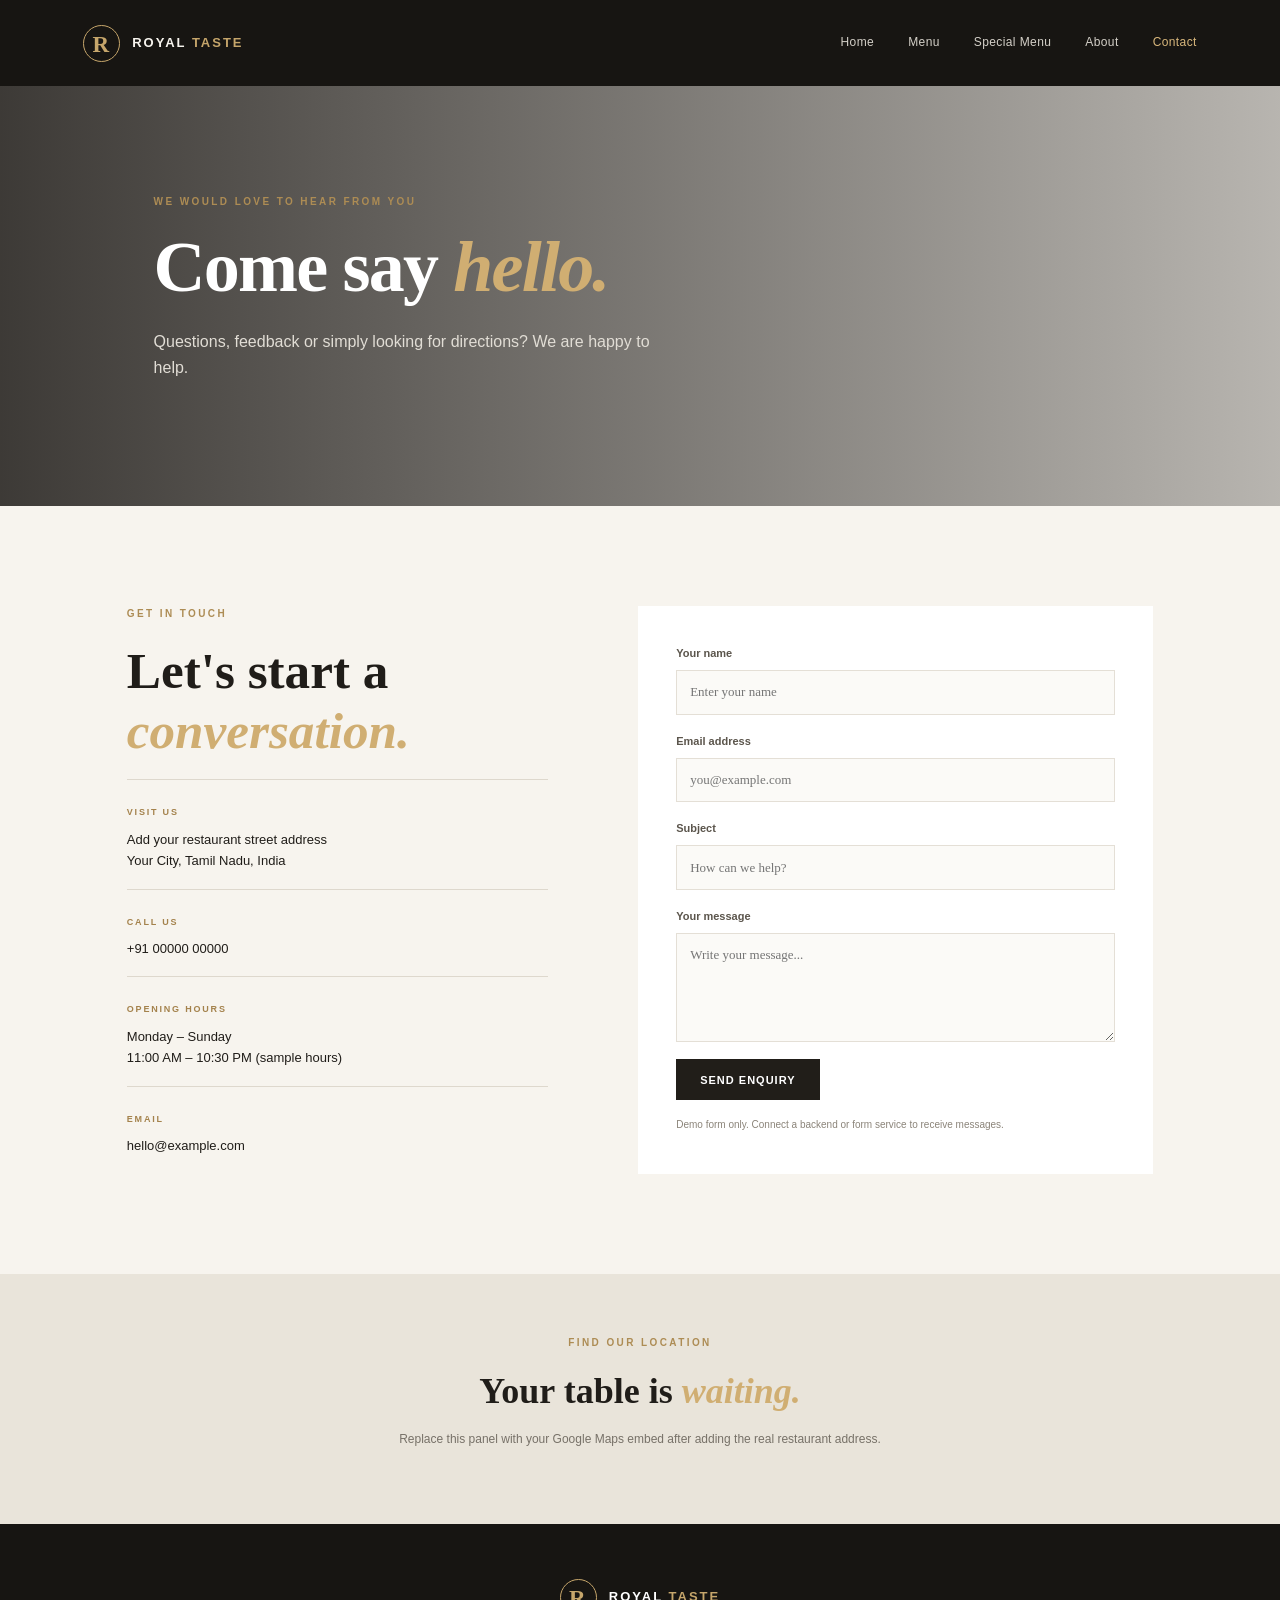
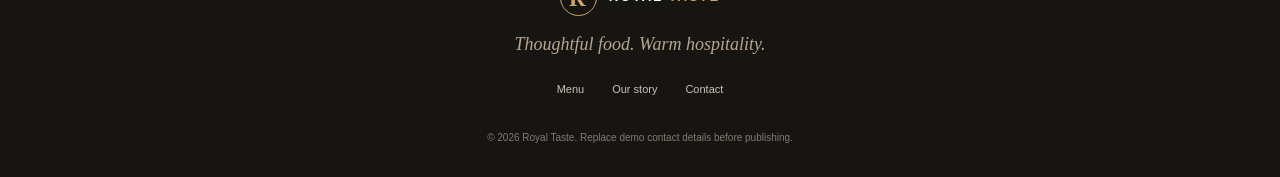
<file: contact.html>
<!doctype html>
<html lang="en"><head><meta charset="utf-8"><meta name="viewport" content="width=device-width, initial-scale=1">
<title>Contact Royal Taste | Restaurant Address, Phone & Enquiries</title>
<meta name="description" content="Contact Royal Taste for restaurant enquiries, directions and general information. Find our address, phone number and opening hours here.">
<meta name="keywords" content="contact restaurant, restaurant address, restaurant phone number, restaurant location, restaurant opening hours, dining enquiries">
<link rel="canonical" href="https://www.example.com/contact.html"><meta property="og:title" content="Contact Us | Royal Taste"><meta property="og:description" content="Get in touch with Royal Taste and find our location."><meta property="og:type" content="website"><link rel="stylesheet" href="styles.css"></head><body>
<header class="site-header"><a class="brand" href="index.html"><span class="brand-mark">R</span><span>ROYAL <i>TASTE</i></span></a><button class="menu-toggle" aria-label="Toggle navigation" aria-expanded="false">☰</button><nav class="nav" aria-label="Main navigation"><a href="index.html">Home</a><a href="menu.html">Menu</a><a href="special-menu.html">Special Menu</a><a href="about.html">About</a><a class="active" href="contact.html">Contact</a></nav></header>
<main><section class="page-hero contact-hero"><div><p class="eyebrow">WE WOULD LOVE TO HEAR FROM YOU</p><h1>Come say <em>hello.</em></h1><p>Questions, feedback or simply looking for directions? We are happy to help.</p></div></section>
<section class="section-wrap contact-layout"><div><p class="eyebrow">GET IN TOUCH</p><h2>Let's start a <em>conversation.</em></h2><div class="contact-detail"><span>VISIT US</span><p>Add your restaurant street address<br>Your City, Tamil Nadu, India</p></div><div class="contact-detail"><span>CALL US</span><p>+91 00000 00000</p></div><div class="contact-detail"><span>OPENING HOURS</span><p>Monday – Sunday<br>11:00 AM – 10:30 PM (sample hours)</p></div><div class="contact-detail"><span>EMAIL</span><p>hello@example.com</p></div></div>
<form class="contact-form" id="contact-form"><label>Your name<input required name="name" placeholder="Enter your name"></label><label>Email address<input required type="email" name="email" placeholder="you@example.com"></label><label>Subject<input name="subject" placeholder="How can we help?"></label><label>Your message<textarea required name="message" rows="5" placeholder="Write your message..."></textarea></label><button class="btn btn-dark" type="submit">Send enquiry</button><p class="form-note" id="form-note" aria-live="polite">Demo form only. Connect a backend or form service to receive messages.</p></form></section>
<section class="map-placeholder"><div><p class="eyebrow">FIND OUR LOCATION</p><h2>Your table is <em>waiting.</em></h2><p>Replace this panel with your Google Maps embed after adding the real restaurant address.</p></div></section></main>
<footer class="footer"><a class="brand" href="index.html"><span class="brand-mark">R</span><span>ROYAL <i>TASTE</i></span></a><p>Thoughtful food. Warm hospitality.</p><div class="footer-links"><a href="menu.html">Menu</a><a href="about.html">Our story</a><a href="contact.html">Contact</a></div><small>© <span data-year></span> Royal Taste. Replace demo contact details before publishing.</small></footer><script src="script.js"></script></body></html>
</file>
<file: styles.css>
*{box-sizing:border-box}html{scroll-behavior:smooth}body{margin:0;background:#f7f4ee;color:#201d19;font-family:"DM Sans",sans-serif;line-height:1.65}a{color:inherit;text-decoration:none}.site-header{height:86px;padding:0 6.5%;display:flex;align-items:center;justify-content:space-between;background:#171512;color:#f7f4ee;position:relative;z-index:5}.brand{display:flex;align-items:center;gap:12px;font-size:13px;font-weight:700;letter-spacing:2px}.brand i{font-style:normal;color:#c6a66b}.brand-mark{width:37px;height:37px;border:1px solid #c6a66b;color:#c6a66b;border-radius:50%;display:grid;place-items:center;font-family:"Playfair Display";font-size:23px}.nav{display:flex;gap:34px}.nav a{font-size:12px;color:#d4d0c8;letter-spacing:.4px;transition:.2s}.nav a:hover,.nav a.active{color:#d8b77c}.menu-toggle{display:none;background:none;border:0;color:#fff;font-size:24px}.hero{min-height:690px;background:url("https://images.unsplash.com/photo-1414235077428-338989a2e8c0?auto=format&fit=crop&w=2200&q=90") center/cover;position:relative;color:#fff;display:flex;align-items:center;padding:8% 12%}.hero-shade{position:absolute;inset:0;background:linear-gradient(90deg,rgba(15,13,11,.86),rgba(15,13,11,.42) 55%,rgba(15,13,11,.08))}.hero-content{position:relative;max-width:640px}.eyebrow{font-size:10px;letter-spacing:2.4px;font-weight:700;color:#ad8c54;margin:0 0 18px}.hero h1,.page-hero h1{font:600 clamp(48px,6vw,82px)/1.08 "Playfair Display",serif;margin:0 0 22px;letter-spacing:-1.8px}.hero h1 em,.page-hero h1 em,h2 em{color:#d0ae72;font-style:italic}.hero-copy{max-width:440px;color:#e0ddd7;font-size:15px}.actions{display:flex;align-items:center;gap:28px;margin-top:34px}.btn{display:inline-flex;align-items:center;justify-content:center;padding:14px 24px;font-size:11px;letter-spacing:1px;text-transform:uppercase;font-weight:700;border:0;cursor:pointer}.btn-gold{background:#c7a66b;color:#191612}.btn-dark{background:#211e19;color:#fff}.text-link{font-size:11px;letter-spacing:.8px;text-transform:uppercase;border-bottom:1px solid #b89a68;padding-bottom:6px}.text-link span{color:#c7a66b}.hero-note{position:absolute;bottom:30px;left:6.5%;right:6.5%;display:flex;justify-content:space-between;color:#ddd;font-size:9px;letter-spacing:2px}.section-wrap{max-width:1180px;margin:auto;padding:100px 6%}.intro{display:grid;grid-template-columns:1fr 1fr;gap:70px;align-items:end}.section-wrap h2,.quote-band h2,.map-placeholder h2{font:600 clamp(34px,4vw,52px)/1.18 "Playfair Display",serif;margin:0 0 18px}.muted{color:#777168;font-size:14px}.intro-copy{max-width:470px}.feature-grid{display:grid;grid-template-columns:1fr 1fr;gap:26px;padding-top:10px}.feature-card{position:relative;min-height:470px;overflow:hidden;background:#211e19;color:#fff}.feature-card img{width:100%;height:470px;object-fit:cover;opacity:.72;transition:transform .7s}.feature-card:hover img{transform:scale(1.04)}.feature-card div{position:absolute;bottom:38px;left:38px}.feature-card h3{font:600 31px/1.2 "Playfair Display";margin:0 0 20px}.feature-card .text-link{display:inline-block}.quote-band{background:#211e19;color:#fff;text-align:center;padding:90px 20px}.quote-band h2{font-size:clamp(34px,4vw,50px)}.footer{background:#171512;color:#c8c2b8;text-align:center;padding:55px 20px 28px}.footer .brand{justify-content:center;color:#fff}.footer>p{font:italic 18px "Playfair Display";color:#b5a78f}.footer-links{display:flex;justify-content:center;gap:28px;margin:25px 0}.footer-links a{font-size:11px}.footer small{font-size:10px;color:#817b72}.page-hero{min-height:420px;display:flex;align-items:center;padding:70px 12%;background-position:center;background-size:cover;position:relative;color:#fff}.page-hero:before{content:"";position:absolute;inset:0;background:linear-gradient(90deg,rgba(20,17,14,.82),rgba(20,17,14,.28))}.page-hero>div{position:relative;max-width:700px}.page-hero h1{font-size:clamp(48px,6vw,72px)}.page-hero p:not(.eyebrow){color:#e1ddd5;max-width:530px}.menu-hero{background-image:url("https://images.unsplash.com/photo-1555939594-58d7cb561ad1?auto=format&fit=crop&w=1800&q=85")}.special-hero{background-image:url("https://images.unsplash.com/photo-1547592180-85f173990554?auto=format&fit=crop&w=1800&q=85")}.about-hero{background-image:url("https://images.unsplash.com/photo-1559339352-11d035aa65de?auto=format&fit=crop&w=1800&q=85")}.contact-hero{background-image:url("https://images.unsplash.com/photo-1517248135467-4c7edcad34c4?auto=format&fit=crop&w=1800&q=85")}.section-heading{text-align:center;max-width:650px;margin:0 auto 48px}.section-heading .muted{margin-top:12px}.menu-cards{display:grid;grid-template-columns:1fr 1fr;gap:22px}.dish{display:grid;grid-template-columns:180px 1fr;background:#fff;min-height:180px}.dish img{width:180px;height:100%;min-height:180px;object-fit:cover}.dish>div{padding:22px}.dish-type{font-size:9px;letter-spacing:1.8px;color:#a4824c;font-weight:700}.dish h3,.special-grid h3{font:600 22px "Playfair Display";margin:7px 0}.dish p,.special-grid p{font-size:12px;color:#777168;margin:0 0 10px}.dish b{font-size:13px;color:#9b7844}.special-feature{display:grid;grid-template-columns:1.1fr .9fr;background:#fff;align-items:center;margin-bottom:65px}.special-feature img{width:100%;height:440px;object-fit:cover}.special-feature>div{padding:50px}.special-feature h2{font:600 38px "Playfair Display";margin:12px 0}.special-feature p{color:#777168;font-size:14px;margin-bottom:25px}.special-grid{display:grid;grid-template-columns:repeat(3,1fr);gap:24px}.special-grid img{width:100%;height:230px;object-fit:cover}.story-layout{display:grid;grid-template-columns:1fr 1fr;gap:75px;align-items:center}.story-layout img{width:100%;height:470px;object-fit:cover}.story-layout .muted{line-height:1.9}.values-band{display:grid;grid-template-columns:repeat(3,1fr);background:#211e19;color:#fff;padding:65px 10%;gap:55px}.values-band span{color:#c7a66b;font-size:12px}.values-band h3{font:600 25px "Playfair Display";margin:12px 0}.values-band p{color:#bdb6aa;font-size:13px}.contact-layout{display:grid;grid-template-columns:.9fr 1.1fr;gap:90px}.contact-detail{border-top:1px solid #ded8cd;padding:17px 0}.contact-detail span{font-size:9px;letter-spacing:1.8px;color:#a4824c;font-weight:700}.contact-detail p{font-size:13px;margin:5px 0 0}.contact-form{background:#fff;padding:38px;display:grid;gap:17px}.contact-form label{display:grid;gap:7px;font-size:11px;font-weight:700;color:#5b554c}.contact-form input,.contact-form textarea{width:100%;border:1px solid #e4dfd6;background:#fbfaf7;padding:13px;font:13px "DM Sans";outline:none}.contact-form input:focus,.contact-form textarea:focus{border-color:#b99a68}.contact-form textarea{resize:vertical}.contact-form .btn{justify-self:start}.form-note{font-size:10px;color:#8b8479;margin:0}.map-placeholder{min-height:250px;background:#e9e4da;display:grid;place-items:center;text-align:center;padding:50px 20px}.map-placeholder h2{font-size:36px}.map-placeholder p:last-child{font-size:12px;color:#777168}
@media(max-width:760px){.site-header{height:72px;padding:0 5%}.menu-toggle{display:block}.nav{display:none;position:absolute;top:72px;left:0;right:0;background:#171512;padding:18px 7% 25px;flex-direction:column;gap:18px}.nav.open{display:flex}.hero{min-height:620px;padding:18% 7%}.hero h1{font-size:55px}.hero-note{left:7%;right:7%;font-size:8px}.intro,.feature-grid,.menu-cards,.special-feature,.story-layout,.contact-layout{grid-template-columns:1fr}.section-wrap{padding:70px 6%}.intro{gap:15px}.feature-card,.feature-card img{min-height:400px;height:400px}.page-hero{min-height:360px;padding:65px 7%}.dish{grid-template-columns:125px 1fr}.dish img{width:125px;min-height:170px}.dish>div{padding:16px}.dish h3{font-size:19px}.special-feature img{height:300px}.special-feature>div{padding:30px}.special-grid{grid-template-columns:1fr}.special-grid img{height:260px}.story-layout{gap:30px}.story-layout img{height:320px}.values-band{grid-template-columns:1fr;gap:20px;padding:50px 9%}.contact-layout{gap:35px}.contact-form{padding:25px}.footer-links{gap:17px}}
</file>
